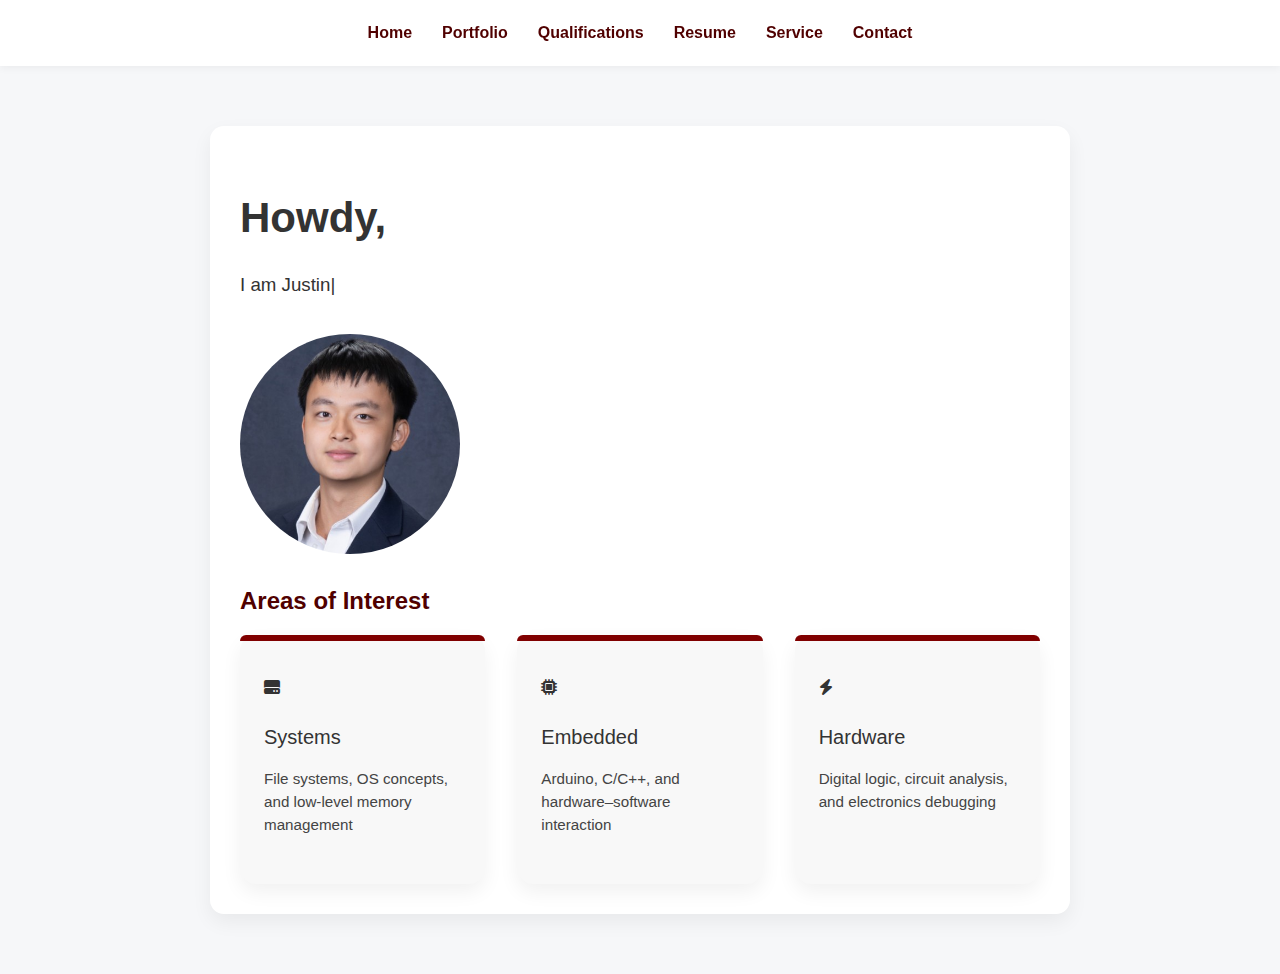
<file: index.html>
<!DOCTYPE html>
<html lang="en">
<head>
  <meta charset="UTF-8">
  <title>Justin Du</title>

  <link rel="stylesheet" href="styles.css">

  <link
    rel="stylesheet"
    href="https://cdnjs.cloudflare.com/ajax/libs/font-awesome/6.5.1/css/all.min.css">

  <style>
    #typewriter::after {
      content: '|';
      animation: blink 0.7s infinite;
    }

    @keyframes blink {
      0%, 50% { opacity: 1; }
      51%, 100% { opacity: 0; }
    }
  </style>
</head>

<body>

  <nav>
    <a href="index.html">Home</a>
    <a href="portfolio.html">Portfolio</a>
    <a href="qualifications.html">Qualifications</a>
    <a href="https://drive.google.com/file/d/178G9ou-skgP2t8Orrd4O3j0AGaWp7pd1/view?usp=sharing" target="_blank">Resume</a>
    <a href="service.html">Service</a>

    <div class="dropdown">
      <span class="dropbtn">Contact</span>
      <div class="dropdown-content">
        <a href="mailto:justindu112121@tamu.edu">Email</a>
        <a href="https://linkedin.com/in/justin-du-tamu/" target="_blank">LinkedIn</a>
        <a href="https://github.com/JustinDuIt" target="_blank">GitHub</a>
      </div>
    </div>
  </nav>

  <main>

    <section class="hero-layout">

      <div class="hero-left">
        <h1>Howdy,</h1>
        <h3 id="typewriter"></h3>
        <img src="images/fine-guy.jpg" alt="Photo of Justin Du">
      </div>

      <div class="hero-right">
        <h2>Areas of Interest</h2>

        <div class="exploring-grid">
          <div class="exploring-item">
            <i class="fa-solid fa-hard-drive"></i>
            <h3>Systems</h3>
            <p>File systems, OS concepts, and low-level memory management</p>
          </div>

          <div class="exploring-item">
            <i class="fa-solid fa-microchip"></i>
            <h3>Embedded</h3>
            <p>Arduino, C/C++, and hardware–software interaction</p>
          </div>

          <div class="exploring-item">
            <i class="fa-solid fa-bolt"></i>
            <h3>Hardware</h3>
            <p>Digital logic, circuit analysis, and electronics debugging</p>
          </div>
        </div>
      </div>

    </section>

  </main>

  <script src="./scripts/typing_script.js"></script>

</body>
</html>
</file>
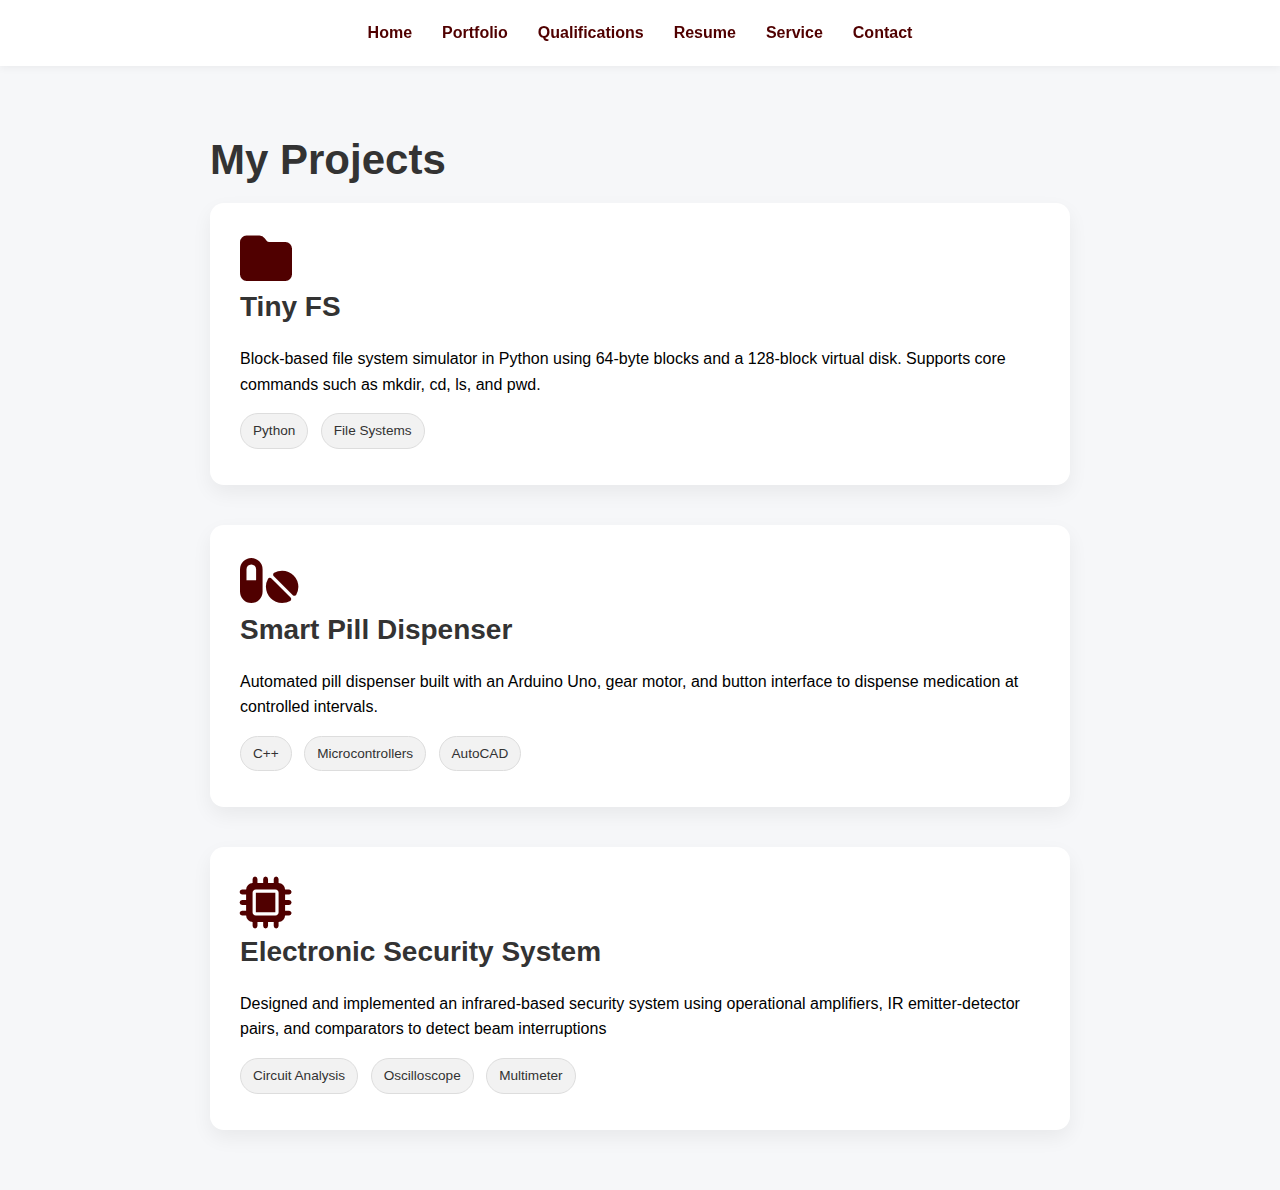
<file: portfolio.html>
<!DOCTYPE html>
<html lang="en">
<head>
  <meta charset="UTF-8">
  <title>Portfolio</title>

  <link rel="stylesheet" href="styles.css">

  <link
    rel="stylesheet"
    href="https://cdnjs.cloudflare.com/ajax/libs/font-awesome/6.5.1/css/all.min.css">
</head>

<body>

  <nav>
    <a href="index.html">Home</a>
    <a href="portfolio.html">Portfolio</a>
    <a href="qualifications.html">Qualifications</a>
    <a href="https://drive.google.com/file/d/178G9ou-skgP2t8Orrd4O3j0AGaWp7pd1/view?usp=sharing" target="_blank">Resume</a>
    <a href="service.html">Service</a>

    <div class="dropdown">
      <span class="dropbtn">Contact</span>
      <div class="dropdown-content">
        <a href="mailto:justindu112121@tamu.edu">Email</a>
        <a href="https://linkedin.com/in/justin-du-tamu/" target="_blank">LinkedIn</a>
        <a href="https://github.com/JustinDuIt" target="_blank">GitHub</a>
      </div>
    </div>
  </nav>

  <main>

    <h1>My Projects</h1>

    <!-- ===== Tiny FS ===== -->
    <a
      href="https://github.com/JustinDuIt/TinyFS"
      target="_blank"
      style="text-decoration: none; color: inherit;"
    >
      <section class="project">
        <div class="project-icon">
          <i class="fa-solid fa-folder"></i>
        </div>

        <div class="project-content">
          <h2>Tiny FS</h2>
          <p>
            Block-based file system simulator in Python using 64-byte blocks and a
            128-block virtual disk. Supports core commands such as mkdir, cd, ls,
            and pwd.
          </p>

          <div class="tags">
            <span>Python</span>
            <span>File Systems</span>
          </div>
        </div>
      </section>
    </a>

    <!-- ===== Arduino Pill Dispenser ===== -->
    <a
      href="https://drive.google.com/file/d/1q4MHUVVYOm7QRPOgF45hffN_0CZciT1b/view?usp=sharing"
      target="_blank"
      style="text-decoration: none; color: inherit;"
    >
      <section class="project">
        <div class="project-icon">
          <i class="fa-solid fa-pills"></i>
        </div>

        <div class="project-content">
          <h2>Smart Pill Dispenser</h2>
          <p>
            Automated pill dispenser built with an Arduino Uno, gear motor, and
            button interface to dispense medication at controlled intervals.
          </p>

          <div class="tags">
            <span>C++</span>
            <span>Microcontrollers</span>
            <span>AutoCAD</span>
          </div>
        </div>
      </section>
    </a>

    <!-- ===== Electronic Security System ===== -->
    <a
      href="https://drive.google.com/file/d/1S52fPbwe-fZWMWL0d--6aPzT7CabM_H3/view?usp=sharing"
      target="_blank"
      style="text-decoration: none; color: inherit;"
    >
      <section class="project">
        <div class="project-icon">
          <i class="fa-solid fa-microchip"></i>
        </div>

        <div class="project-content">
          <h2>Electronic Security System</h2>
          <p>
            Designed and implemented an infrared-based security system using operational amplifiers, IR emitter-detector
            pairs, and comparators to detect beam interruptions
          </p>

          <div class="tags">
            <span>Circuit Analysis</span>
            <span>Oscilloscope</span>
            <span>Multimeter</span>
          </div>
        </div>
      </section>
    </a>

  </main>

</body>
</html>
</file>
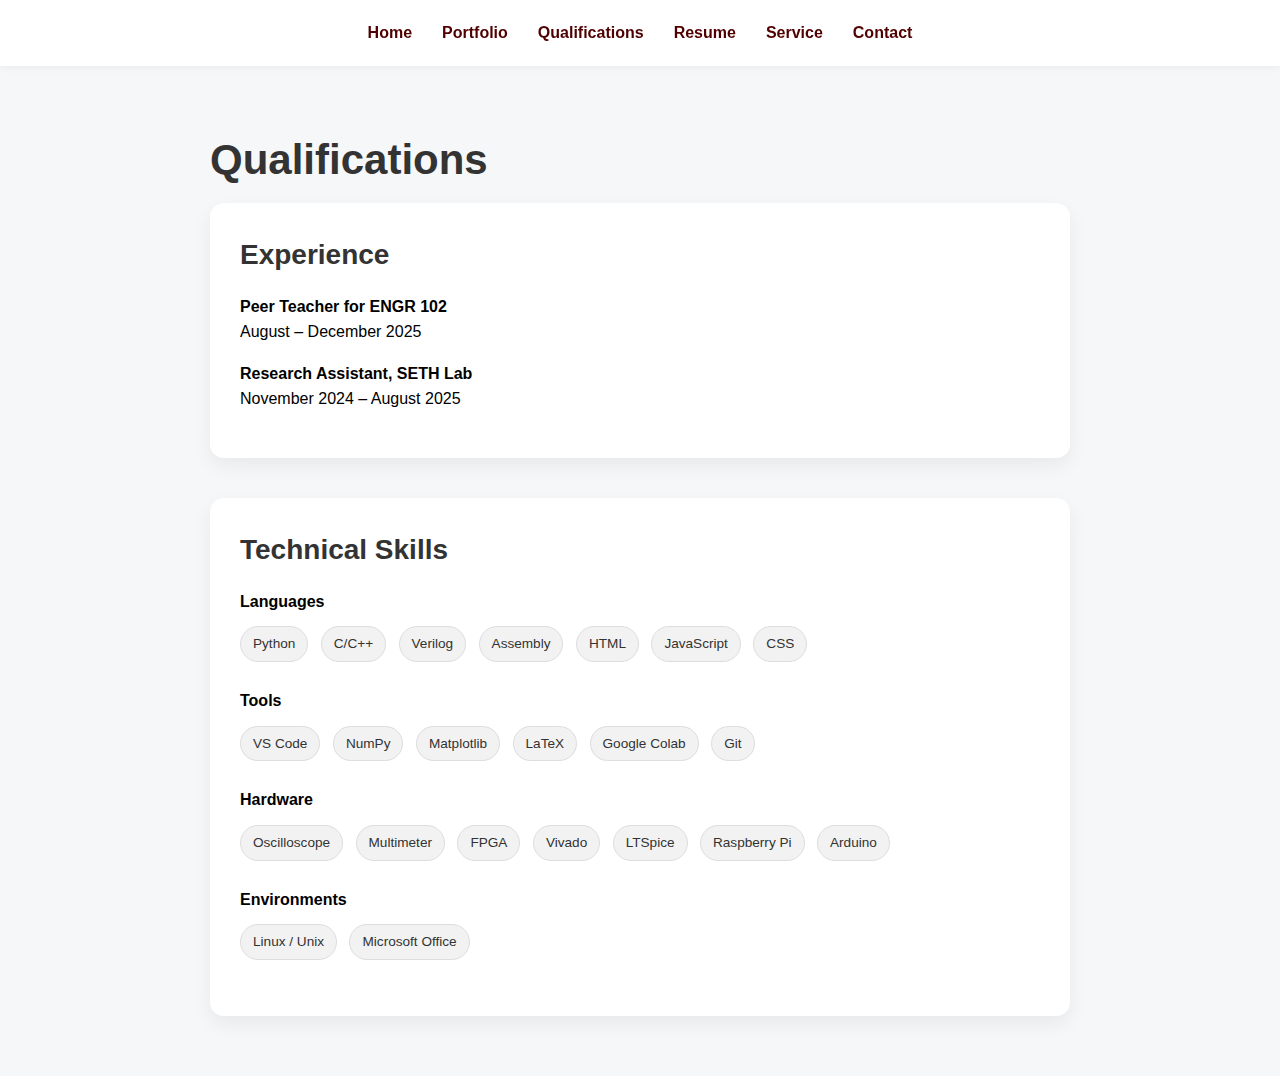
<file: qualifications.html>
<!DOCTYPE html>
<html lang="en">
<head>
  <meta charset="UTF-8">
  <title>Qualifications</title>
  <link rel="stylesheet" href="styles.css">
</head>

<body>

  <nav>
    <a href="index.html">Home</a>
    <a href="portfolio.html">Portfolio</a>
    <a href="qualifications.html">Qualifications</a>
    <a href="https://drive.google.com/file/d/178G9ou-skgP2t8Orrd4O3j0AGaWp7pd1/view?usp=sharing" target="_blank">Resume</a>
    <a href="service.html">Service</a>

    <div class="dropdown">
      <span class="dropbtn">Contact</span>
      <div class="dropdown-content">
        <a href="mailto:justindu112121@tamu.edu">Email</a>
        <a href="https://linkedin.com/in/justin-du-tamu/" target="_blank">LinkedIn</a>
        <a href="https://github.com/JustinDuIt" target="_blank">GitHub</a>
      </div>
    </div>
  </nav>

  <main>

    <h1>Qualifications</h1>

    <!-- ===== Experience ===== -->
    <section class="project">
      <div class="project-content">
        <h2>Experience</h2>

        <p><strong>Peer Teacher for ENGR 102</strong><br>
        August – December 2025</p>

        <p><strong>Research Assistant, SETH Lab</strong><br>
        November 2024 – August 2025</p>
      </div>
    </section>

    <!-- ===== Technical Skills ===== -->
    <section class="project">
      <div class="project-content">
        <h2>Technical Skills</h2>

        <div class="skills-group">
          <p><strong>Languages</strong></p>
          <div class="tags">
            <span>Python</span>
            <span>C/C++</span>
            <span>Verilog</span>
            <span>Assembly</span>
            <span>HTML</span>
            <span>JavaScript</span>
            <span>CSS</span>
          </div>
        </div>

        <div class="skills-group">
          <p><strong>Tools</strong></p>
          <div class="tags">
            <span>VS Code</span>
            <span>NumPy</span>
            <span>Matplotlib</span>
            <span>LaTeX</span>
            <span>Google Colab</span>
            <span>Git</span>
          </div>
        </div>

        <div class="skills-group">
          <p><strong>Hardware</strong></p>
          <div class="tags">
            <span>Oscilloscope</span>
            <span>Multimeter</span>
            <span>FPGA</span>
            <span>Vivado</span>
            <span>LTSpice</span>
            <span>Raspberry Pi</span>
            <span>Arduino</span>
          </div>
        </div>

        <div class="skills-group">
          <p><strong>Environments</strong></p>
          <div class="tags">
            <span>Linux / Unix</span>
            <span>Microsoft Office</span>
          </div>
        </div>

      </div>
    </section>

  </main>

</body>
</html>
</file>
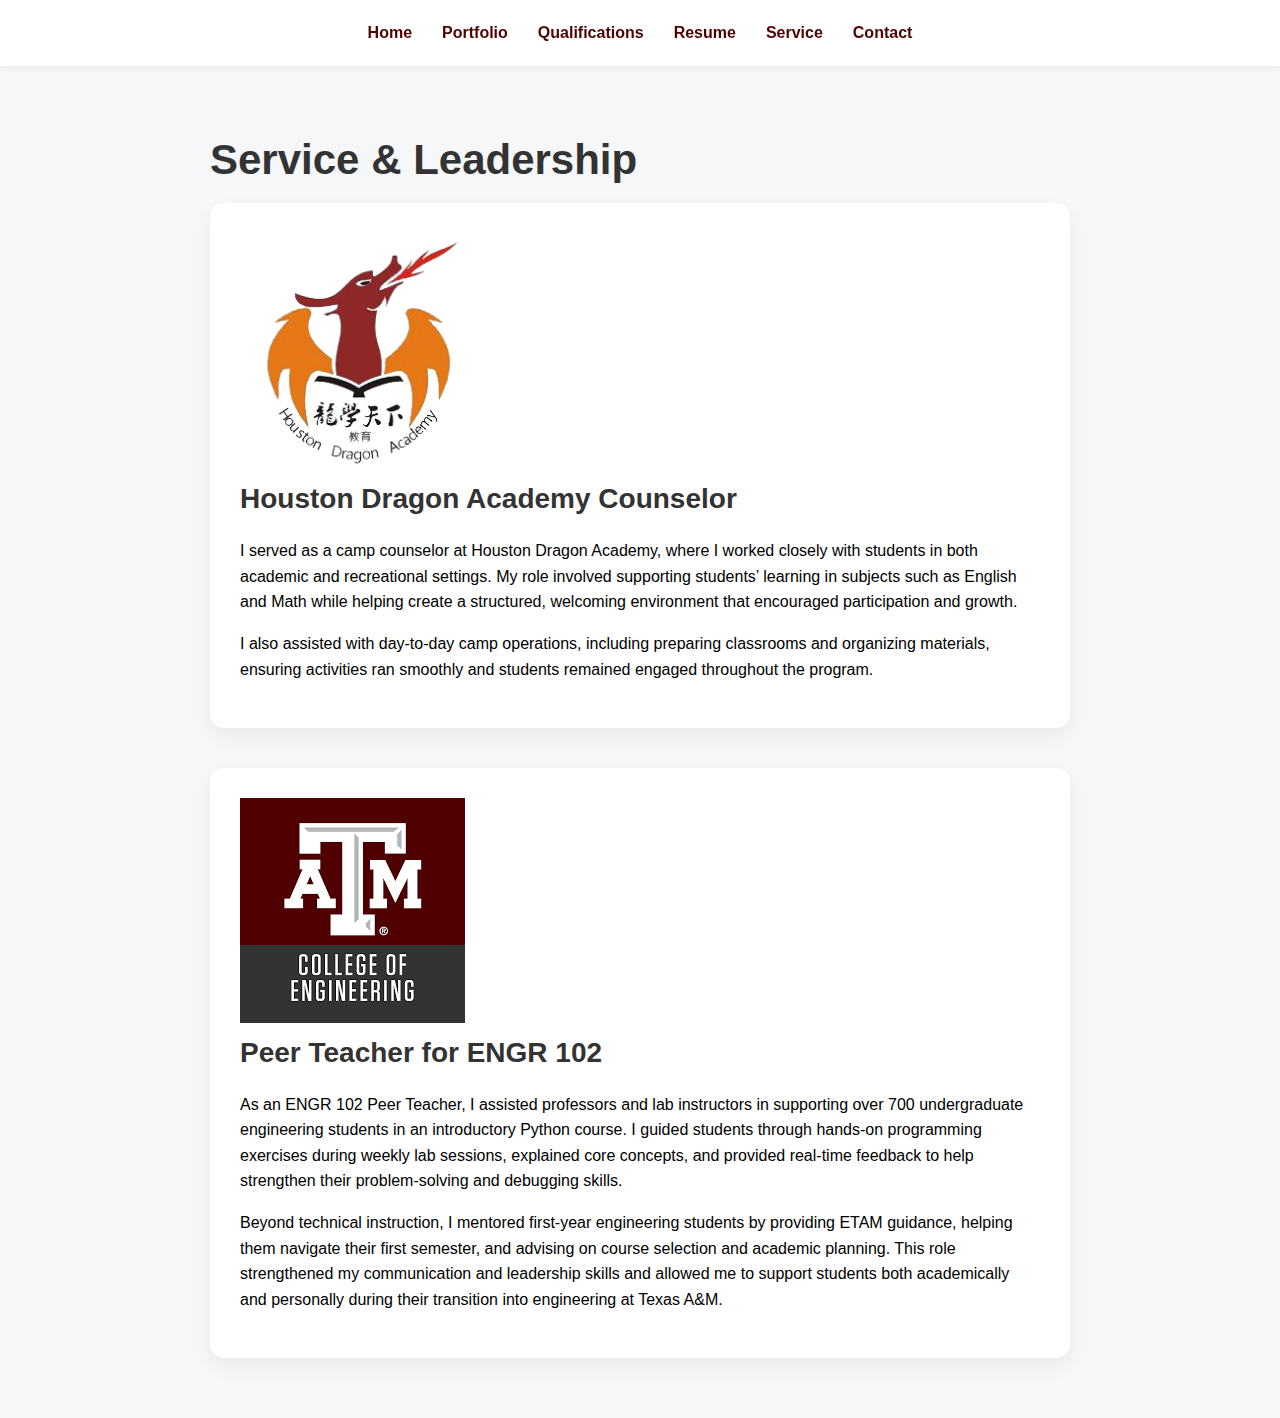
<file: service.html>
<!DOCTYPE html>
<html lang="en">
<head>
  <meta charset="UTF-8">
  <title>Service</title>
  <link rel="stylesheet" href="styles.css">
</head>

<body>

  <nav>
    <a href="index.html">Home</a>
    <a href="portfolio.html">Portfolio</a>
    <a href="qualifications.html">Qualifications</a>
    <a href="https://drive.google.com/file/d/178G9ou-skgP2t8Orrd4O3j0AGaWp7pd1/view?usp=sharing" target="_blank">Resume</a>
    <a href="service.html">Service</a>

    <div class="dropdown">
      <span class="dropbtn">Contact</span>
      <div class="dropdown-content">
        <a href="mailto:justindu112121@tamu.edu">Email</a>
        <a href="https://linkedin.com/in/justin-du-tamu/" target="_blank">LinkedIn</a>
        <a href="https://github.com/JustinDuIt" target="_blank">GitHub</a>
      </div>
    </div>
  </nav>

  <main>

    <h1>Service & Leadership</h1>

    <!-- ===== Houston Dragon Academy ===== -->
    <section class="project">
      <div class="project-icon">
        <img src="images/hda logo.png" alt="Houston Dragon Academy Logo" class="service-icon">
      </div>

      <div class="project-content">
        <h2>Houston Dragon Academy Counselor</h2>
        <p>
          I served as a camp counselor at Houston Dragon Academy, where I worked
          closely with students in both academic and recreational settings. My role
          involved supporting students’ learning in subjects such as English and
          Math while helping create a structured, welcoming environment that
          encouraged participation and growth.
        </p>
        <p>
          I also assisted with day-to-day camp operations, including preparing
          classrooms and organizing materials, ensuring activities ran smoothly
          and students remained engaged throughout the program.
        </p>
      </div>
    </section>

    <!-- ===== ENGR 102 Peer Teacher ===== -->
    <section class="project">
      <div class="project-icon">
        <img src="images/a&m engineering.png" alt="Texas A&M Engineering Logo" class="service-icon">
      </div>

      <div class="project-content">
        <h2>Peer Teacher for ENGR 102</h2>
        <p>
          As an ENGR 102 Peer Teacher, I assisted professors and lab instructors in
          supporting over 700 undergraduate engineering students in an
          introductory Python course. I guided students through hands-on
          programming exercises during weekly lab sessions, explained core
          concepts, and provided real-time feedback to help strengthen their
          problem-solving and debugging skills.
        </p>
        <p>
          Beyond technical instruction, I mentored first-year engineering students
          by providing ETAM guidance, helping them navigate their first semester,
          and advising on course selection and academic planning. This role
          strengthened my communication and leadership skills and allowed me to
          support students both academically and personally during their
          transition into engineering at Texas A&M.
        </p>
      </div>
    </section>

  </main>

</body>
</html>
</file>
<file: styles.css>
* {
  box-sizing: border-box;
}

body {
  font-family: 'Inter', Arial, sans-serif;
  margin: 0;
  background-color: #f6f7f9;
  color: #333;
  line-height: 1.6;
}

nav {
  display: flex;
  justify-content: center;
  gap: 30px;
  padding: 20px;
  background-color: white;
  box-shadow: 0 2px 8px rgba(0,0,0,0.05);
  position: sticky;
  top: 0;
  z-index: 100;
}

nav a {
  text-decoration: none;
  color: #500000;
  font-weight: 600;
}

nav a:hover {
  text-decoration: underline;
}

main {
  max-width: 900px;
  margin: 60px auto;
  padding: 0 20px;
}

header {
  text-align: center;
  margin-bottom: 60px;
}

h1 {
  font-size: 42px;
  margin-bottom: 10px;
}

h2 {
  color: #500000;
  margin-bottom: 15px;
}

h3 {
  font-weight: 400;
}

.hero img {
  width: 180px;
  border-radius: 50%;
  margin-top: 20px;
}

section {
  background-color: white;
  padding: 30px;
  border-radius: 14px;
  box-shadow: 0 8px 20px rgba(0,0,0,0.06);
  margin-bottom: 40px;
}

ul {
  padding-left: 20px;
}

li {
  margin-bottom: 8px;
}

.contact-info h1 {
  font-size: 22px;
  font-weight: 500;
}

footer {
  height: 60px;
}

.dropdown {
  position: relative;
  display: inline-block;
}

.dropbtn {
  cursor: pointer;
  font-weight: 600;
  color: #500000;
  padding: 10px 0;
}

.dropdown-content {
  display: none;
  position: absolute;
  top: 100%;           
  left: 50%;
  transform: translateX(-50%);
  background-color: white;
  min-width: 170px;
  box-shadow: 0 8px 20px rgba(0,0,0,0.12);
  border-radius: 10px;
  overflow: hidden;
  z-index: 200;
}

.dropdown-content a {
  display: block;
  padding: 12px 16px;
  text-decoration: none;
  color: #333;
  font-weight: 500;
  text-align: center;
}

.dropdown-content a:hover {
  background-color: #f2f2f2;
}

.dropdown:hover .dropdown-content {
  display: block;
}

.project-icon i {
  font-size: 52px;
  color: #500000;
}
.project-content h2 {
  margin: 0;
  font-size: 28px;
  color: #000;
}

.project-content p {
  color: #000;
}

h1,
.project-content h2 {
  color: #333;
}
.tags {
  margin-top: 0.75rem;
}

.tags span {
  display: inline-block;
  padding: 6px 12px;
  margin-right: 8px;
  margin-bottom: 6px;
  font-size: 0.85rem;
  font-weight: 500;
  color: #333;
  background-color: #f2f2f2;
  border-radius: 999px;
  border: 1px solid #ddd;
}

.skills-group {
  margin-bottom: 20px;
}

.skills-group p {
  margin-bottom: 8px;
}
.exploring {
  max-width: 900px;
  margin: 4rem auto;
  padding: 0 1rem;
  text-align: center;
}

.exploring h2 {
  font-size: 2rem;
  margin-bottom: 2.5rem;
}

.exploring-grid {
  display: grid;
  grid-template-columns: repeat(auto-fit, minmax(240px, 1fr));
  gap: 2rem;
}

.exploring-item {
  background: #f8f8f8;
  padding: 2.5rem 1.5rem 2rem;
  border-radius: 16px;
  box-shadow: 0 8px 20px rgba(0, 0, 0, 0.06);
  position: relative;
}

/* maroon accent bar */
.exploring-item::before {
  content: "";
  position: absolute;
  top: 0;
  left: 0;
  height: 6px;
  width: 100%;
  background: maroon;
  border-radius: 16px 16px 0 0;
}

/* icon circle */
.icon-wrapper {
  width: 70px;
  height: 70px;
  background: maroon;
  border-radius: 50%;
  display: flex;
  align-items: center;
  justify-content: center;
  margin: 0 auto 1rem;
}

.icon-wrapper i {
  font-size: 2rem;
  color: white;
}

.exploring-item h3 {
  margin-bottom: 0.5rem;
  font-size: 1.25rem;
}

.exploring-item p {
  font-size: 0.95rem;
  line-height: 1.5;
  color: #444;
}
.hero-left img {
  width: 220px;
  height: 220px;
  object-fit: cover;
  border-radius: 50%;
  margin-top: 1rem;
}
</file>
